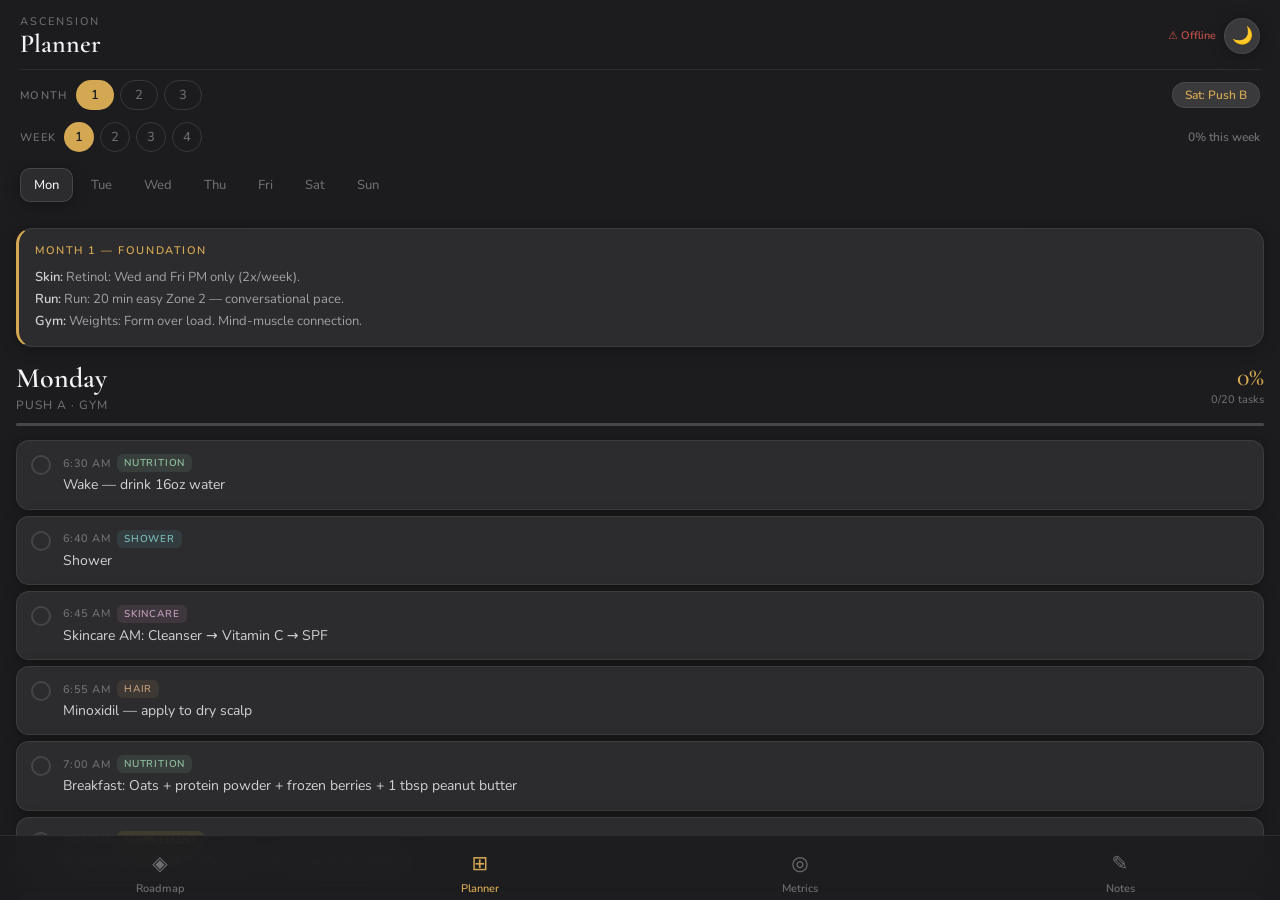
<file: ascension-protocol.html>
<!DOCTYPE html>
<html lang="en">
<head>
<meta charset="UTF-8">
<meta name="viewport" content="width=device-width,initial-scale=1,viewport-fit=cover">
<meta name="apple-mobile-web-app-capable" content="yes">
<meta name="apple-mobile-web-app-title" content="Ascension">
<title>Ascension Protocol</title>
<link href="https://fonts.googleapis.com/css2?family=Cormorant+Garamond:wght@500;600&family=Nunito:wght@400;500;600&display=swap" rel="stylesheet">
<style>*{box-sizing:border-box;margin:0;padding:0;-webkit-tap-highlight-color:transparent}:root{--a:#d4a853;--as:#d4a85322;--am:#d4a85355;--sg:#7a9e87;--rc:16px;--rp:999px;--ri:12px;--fd:'Cormorant Garamond',Georgia,serif;--fb:'Nunito',system-ui,sans-serif;--tr:0.2s ease}body.L{--bg:#f2f2f7;--s:#fff;--s2:#f2f2f7;--s3:#e5e5ea;--b:rgba(0,0,0,.08);--b2:rgba(0,0,0,.12);--t:#1c1c1e;--t2:#3a3a3c;--t3:#636366;--mu:#8e8e93;--di:#aeaeb2;--dk:rgba(242,242,247,.85);--sh:0 2px 16px rgba(0,0,0,.08)}body.D{--bg:#1c1c1e;--s:#2c2c2e;--s2:#3a3a3c;--s3:#48484a;--b:rgba(255,255,255,.08);--b2:rgba(255,255,255,.12);--t:#f2f2f7;--t2:#d1d1d6;--t3:#a1a1a6;--mu:#6d6d72;--di:#48484a;--dk:rgba(28,28,30,.88);--sh:0 2px 16px rgba(0,0,0,.3)}html,body{height:100%;background:var(--bg);color:var(--t);font-family:var(--fb);font-size:15px;overflow:hidden;transition:background var(--tr),color var(--tr)}button{font-family:var(--fb);cursor:pointer;border:none;background:none;color:inherit}textarea,input{font-family:var(--fb)}#app{display:flex;flex-direction:column;height:100vh;height:100dvh}.pane{display:none;flex:1;overflow:hidden;flex-direction:column}.pane.on{display:flex}.scroll{flex:1;overflow-y:auto;-webkit-overflow-scrolling:touch;padding:14px 16px 96px}.scroll::-webkit-scrollbar{display:none}.hdr{flex-shrink:0;padding:env(safe-area-inset-top,14px) 20px 0;background:var(--bg);z-index:10}.hdr-in{display:flex;justify-content:space-between;align-items:center;padding:14px 0 12px;border-bottom:1px solid var(--b)}.ey{font-size:11px;letter-spacing:.18em;color:var(--mu);text-transform:uppercase;font-weight:500;margin-bottom:2px}.ttl{font-family:var(--fd);font-size:26px;font-weight:600;color:var(--t);line-height:1}.tbtn{width:36px;height:36px;border-radius:50%;background:var(--s2);border:1px solid var(--b);display:flex;align-items:center;justify-content:center;font-size:17px;box-shadow:var(--sh)}.tbtn:active{transform:scale(.92)}.strip{display:flex;gap:6px;align-items:center;padding:10px 20px 8px;overflow-x:auto;scrollbar-width:none}.strip::-webkit-scrollbar{display:none}.sl{font-size:11px;color:var(--mu);letter-spacing:.12em;text-transform:uppercase;flex-shrink:0;font-weight:600;margin-right:2px}.sp{padding:5px 14px;border-radius:var(--rp);border:1.5px solid var(--b2);color:var(--mu);font-size:13px;font-weight:500;flex-shrink:0;transition:all var(--tr)}.sp.on{border-color:transparent;color:#1c1c1e;font-weight:600}.sc{width:30px;height:30px;border-radius:50%;border:1.5px solid var(--b2);color:var(--mu);font-size:13px;font-weight:500;display:flex;align-items:center;justify-content:center;flex-shrink:0;transition:all var(--tr)}.sc.on{border-color:transparent;color:#1c1c1e;font-weight:600}.dts{display:flex;gap:4px;padding:8px 20px 12px;overflow-x:auto;scrollbar-width:none}.dts::-webkit-scrollbar{display:none}.dt{padding:7px 13px;border-radius:10px;border:1.5px solid transparent;color:var(--mu);font-size:13px;font-weight:500;white-space:nowrap;position:relative;flex-shrink:0;transition:all var(--tr)}.dt.on{background:var(--s);border-color:var(--b2);color:var(--t);box-shadow:var(--sh)}.dd{position:absolute;top:4px;right:4px;width:5px;height:5px;border-radius:50%;background:var(--sg)}.card{background:var(--s);border-radius:var(--rc);border:1px solid var(--b);padding:16px;margin-bottom:12px;box-shadow:var(--sh)}.ct{font-size:11px;letter-spacing:.14em;text-transform:uppercase;font-weight:600;color:var(--mu);margin-bottom:10px}.bn{background:var(--s);border-radius:var(--rc);border:1px solid var(--b);border-left:3px solid var(--a);padding:14px 16px;margin-bottom:14px;box-shadow:var(--sh)}.bnt{font-size:11px;letter-spacing:.14em;text-transform:uppercase;font-weight:600;margin-bottom:8px}.bnb{font-size:13px;color:var(--t3);line-height:1.7}.bnb strong{color:var(--t2);font-weight:600}.dh{display:flex;justify-content:space-between;align-items:flex-start;margin-bottom:6px}.dn{font-family:var(--fd);font-size:28px;font-weight:600;color:var(--t)}.ds{font-size:12px;color:var(--mu);letter-spacing:.08em;text-transform:uppercase;font-weight:500;margin-top:2px}.dp{font-family:var(--fd);font-size:26px;font-weight:500;text-align:right}.dc{font-size:11px;color:var(--mu);text-align:right;font-weight:500}.pb{height:3px;background:var(--s3);border-radius:2px;overflow:hidden;margin:10px 0 6px}.pf{height:100%;border-radius:2px;transition:width .5s cubic-bezier(.4,0,.2,1)}.cb{font-size:12px;color:var(--mu);font-weight:500}.tl{display:flex;flex-direction:column;gap:6px;margin-top:14px}.ti{display:flex;gap:12px;padding:13px 14px;background:var(--s);border-radius:13px;border:1px solid var(--b);cursor:pointer;align-items:flex-start;box-shadow:var(--sh);transition:all var(--tr)}.ti:active{transform:scale(.985);opacity:.85}.ti.done{opacity:.38}.tc{width:20px;height:20px;border-radius:50%;flex-shrink:0;margin-top:1px;border:2px solid var(--b2);display:flex;align-items:center;justify-content:center;transition:all var(--tr)}.tc.on{border-color:transparent;background:var(--sg)}.tm{display:flex;gap:7px;align-items:center;flex-wrap:wrap;margin-bottom:3px}.tt{font-size:11px;color:var(--mu);font-weight:600;letter-spacing:.04em;flex-shrink:0}.tg{font-size:10px;font-weight:600;letter-spacing:.08em;text-transform:uppercase;padding:2px 7px;border-radius:6px;flex-shrink:0}.tx{font-size:14px;color:var(--t2);line-height:1.45}.ti.done .tx{text-decoration:line-through;color:var(--di)}.g-nu{background:#7a9e8718;color:#5a8a68}.g-gy{background:#6b8cae18;color:#4a6e90}.g-sk{background:#9e7a9018;color:#7a5a78}.g-su{background:#a8953018;color:#8a7825}.g-ha{background:#a07a5818;color:#7a5a3a}.g-ca{background:#6a9aaa18;color:#4a7a8a}.g-sl{background:#7a6aaa18;color:#5a4a8a}.g-ad{background:#88888818;color:#606068}.g-sh{background:#5a9a9a18;color:#3a7a7a}body.D .g-nu{background:#7a9e8728;color:#8fc09e}body.D .g-gy{background:#6b8cae28;color:#8aaec8}body.D .g-sk{background:#9e7a9028;color:#c09ab8}body.D .g-su{background:#a8953028;color:#c8b560}body.D .g-ha{background:#a07a5828;color:#c09a78}body.D .g-ca{background:#6a9aaa28;color:#8abac8}body.D .g-sl{background:#7a6aaa28;color:#9a8ac8}body.D .g-ad{background:#88888828;color:#a8a8b0}body.D .g-sh{background:#5a9a9a28;color:#7ababa}.mr{display:flex;gap:8px;margin-bottom:7px;font-size:13px;line-height:1.5}.ml{color:var(--mu);font-weight:600;flex-shrink:0;min-width:70px}.mv{color:var(--t2)}.lg{display:flex;flex-wrap:wrap;gap:8px}.li{display:flex;align-items:center;gap:5px;font-size:11px;color:var(--mu);font-weight:500}.ld{width:7px;height:7px;border-radius:50%}.rp{background:var(--s);border-radius:var(--rc);border:1px solid var(--b);overflow:hidden;box-shadow:var(--sh);margin-bottom:10px}.rph{display:flex;align-items:center;gap:12px;padding:14px 16px;cursor:pointer;border-bottom:1px solid var(--b);transition:background var(--tr)}.rph:active{background:var(--s2)}.rpb{width:36px;height:36px;border-radius:10px;display:flex;align-items:center;justify-content:center;font-family:var(--fd);font-size:17px;font-weight:600;flex-shrink:0}.rpl{font-weight:600;font-size:15px;color:var(--t)}.rps{font-size:12px;color:var(--mu);margin-top:1px}.rpc{margin-left:auto;font-size:14px;color:var(--mu);transition:transform .25s}.rpc.on{transform:rotate(90deg)}.rpd{padding:14px 16px;display:none}.rpd.on{display:block}.rpd p{font-size:14px;color:var(--t2);line-height:1.65;margin-bottom:10px}.rpd p:last-child{margin-bottom:0}.rpd strong{color:var(--t);font-weight:600}.ac{background:var(--s);border-radius:var(--rc);border:1px solid var(--b);overflow:hidden;box-shadow:var(--sh)}.ah{display:flex;align-items:center;gap:10px;padding:14px 16px;border-bottom:1px solid var(--b)}.av{width:34px;height:34px;border-radius:50%;background:linear-gradient(135deg,var(--a),#c49040);display:flex;align-items:center;justify-content:center;font-size:16px;flex-shrink:0}.an{font-weight:600;font-size:15px;color:var(--t)}.ast{font-size:12px;color:var(--sg);font-weight:500}.cm{height:220px;overflow-y:auto;padding:14px 16px;display:flex;flex-direction:column;gap:10px}.cm::-webkit-scrollbar{width:3px}.cm::-webkit-scrollbar-thumb{background:var(--s3);border-radius:2px}.msg{max-width:82%;padding:10px 13px;font-size:14px;line-height:1.5}.msg.u{align-self:flex-end;background:var(--a);color:#1c1c1e;border-radius:16px 16px 4px 16px;font-weight:500}.msg.r{align-self:flex-start;background:var(--s2);color:var(--t2);border-radius:16px 16px 16px 4px;border:1px solid var(--b)}.msg.th{color:var(--mu);font-style:italic}.cia{padding:12px 16px;border-top:1px solid var(--b)}.ciq{font-size:14px;font-weight:600;color:var(--t);margin-bottom:10px}.cir{display:flex;gap:8px;align-items:flex-end}.ci{flex:1;background:var(--s2);border:1.5px solid var(--b2);border-radius:var(--ri);padding:10px 13px;color:var(--t);font-size:14px;resize:none;min-height:42px;max-height:100px;outline:none;line-height:1.4;transition:border-color var(--tr)}.ci:focus{border-color:var(--a)}.ci::placeholder{color:var(--mu)}.cs{width:40px;height:40px;border-radius:50%;background:var(--a);display:flex;align-items:center;justify-content:center;flex-shrink:0;box-shadow:0 2px 8px var(--am)}.cs:disabled{opacity:.4;box-shadow:none}.cs:active{transform:scale(.92)}.cs svg{width:16px;height:16px}.ch{font-size:11px;color:var(--mu);text-align:center;margin-top:8px;font-weight:500}.nsh{display:flex;align-items:center;justify-content:space-between;margin-bottom:10px;margin-top:18px}.nsh:first-child{margin-top:0}.nst{font-size:13px;font-weight:700;color:var(--t);letter-spacing:.06em;text-transform:uppercase}.na{width:28px;height:28px;border-radius:50%;background:var(--as);color:var(--a);display:flex;align-items:center;justify-content:center;font-size:18px;font-weight:300}.na:active{transform:scale(.9)}.ni{background:var(--s);border-radius:13px;border:1px solid var(--b);padding:13px 14px;margin-bottom:7px;box-shadow:var(--sh);display:flex;align-items:flex-start;gap:10px}.ni:active{transform:scale(.985)}.nit{font-size:14px;color:var(--t2);line-height:1.45;flex:1}.nid{font-size:11px;color:var(--mu);font-weight:500;margin-top:3px}.nd{color:var(--mu);font-size:18px;padding:0 2px;flex-shrink:0;opacity:.5}.ne{font-size:13px;color:var(--mu);text-align:center;padding:20px 0;font-style:italic}.nia{background:var(--s);border-radius:13px;border:1.5px solid var(--a);padding:13px 14px;margin-bottom:7px;display:none;box-shadow:0 4px 16px var(--as)}.nia.on{display:block}.nta{width:100%;background:transparent;border:none;outline:none;font-size:14px;color:var(--t);resize:none;line-height:1.5;min-height:60px;font-weight:400}.nta::placeholder{color:var(--mu)}.nsr{display:flex;justify-content:flex-end;gap:8px;margin-top:8px}.nbx{font-size:13px;color:var(--mu);font-weight:600;padding:6px 12px}.nbs{font-size:13px;font-weight:600;padding:6px 16px;background:var(--a);color:#1c1c1e;border-radius:8px}.nbs:active{transform:scale(.95)}#dock{position:fixed;bottom:0;left:0;right:0;z-index:50;background:var(--dk);backdrop-filter:blur(20px) saturate(180%);-webkit-backdrop-filter:blur(20px) saturate(180%);border-top:1px solid var(--b);padding:10px 0 env(safe-area-inset-bottom,10px);display:flex;justify-content:space-around;align-items:center}.db{display:flex;flex-direction:column;align-items:center;gap:4px;padding:4px 0;flex:1}.db:active{transform:scale(.9)}.di{font-size:20px;transition:color var(--tr)}.dl{font-size:11px;font-weight:600;color:var(--mu);transition:color var(--tr)}.db.on .dl,.db.on .di{color:var(--a)}.db:not(.on) .di,.db:not(.on) .dl{color:var(--mu)}.wp{display:inline-flex;align-items:center;background:var(--s2);border:1px solid var(--b);border-radius:var(--rp);padding:4px 12px;font-size:12px;font-weight:600;color:var(--mu)}.wa{color:var(--a)}.mg{display:grid;grid-template-columns:1fr 1fr;gap:10px;margin-bottom:14px}.mc{background:var(--s);border-radius:var(--rc);border:1px solid var(--b);padding:14px;box-shadow:var(--sh);position:relative}.mcl{font-size:11px;letter-spacing:.1em;text-transform:uppercase;font-weight:600;color:var(--mu);margin-bottom:4px}.mcv{font-family:var(--fd);font-size:30px;font-weight:600;color:var(--t);line-height:1}.mcu{font-size:12px;color:var(--mu);font-weight:500;margin-top:2px}.mce:active{transform:scale(.9)}.mce{width:28px;height:28px;border-radius:50%;background:var(--as);color:var(--a);display:flex;align-items:center;justify-content:center;font-size:14px;position:absolute;top:12px;right:12px}.mif{display:none;margin-top:8px}.mif.on{display:flex;gap:6px;align-items:center}.min{flex:1;background:var(--s2);border:1.5px solid var(--a);border-radius:8px;padding:7px 10px;color:var(--t);font-size:15px;font-weight:600;outline:none;width:100%}.mok{font-size:13px;font-weight:700;padding:7px 12px;background:var(--a);color:#1c1c1e;border-radius:8px}.mok:active{transform:scale(.95)}.mcb{background:var(--s);border-radius:var(--rc);border:1px solid var(--b);padding:16px;margin-bottom:12px;box-shadow:var(--sh)}.mrow{display:flex;justify-content:space-between;align-items:center;margin-bottom:8px}.mlbl{font-size:13px;font-weight:600;color:var(--t2)}.mval{font-family:var(--fd);font-size:22px;font-weight:600;color:var(--t)}.msub{font-size:11px;color:var(--mu);font-weight:500}.mtrk{height:4px;background:var(--s3);border-radius:2px;overflow:hidden;margin-bottom:12px}.mfil{height:100%;border-radius:2px}.mgrd{display:grid;grid-template-columns:1fr 1fr 1fr;gap:8px;margin-top:4px}.mitm{text-align:center;padding:8px 4px;background:var(--s2);border-radius:10px}.miv{font-size:16px;font-weight:700;color:var(--t)}.mik{font-size:10px;color:var(--mu);font-weight:600;letter-spacing:.08em;text-transform:uppercase;margin-top:2px}.prr{display:flex;justify-content:space-between;align-items:center;padding:10px 0;border-bottom:1px solid var(--b)}.prr:last-child{border-bottom:none}.prn{font-size:14px;font-weight:600;color:var(--t2)}.prv{font-family:var(--fd);font-size:20px;font-weight:600;color:var(--a)}.prd{font-size:11px;color:var(--mu);font-weight:500;text-align:right;margin-top:1px}.pre{font-size:13px;color:var(--mu);padding:4px 8px;background:var(--s2);border-radius:6px;border:1px solid var(--b)}.pre:active{transform:scale(.95)}.hdt{width:6px;height:6px;border-radius:50%;background:var(--a);display:inline-block;margin-right:4px}</style>
</head>
<body class="D">
<div id="app">
<div class="pane on" id="pP">
<div class="hdr">
<div class="hdr-in">
<div><div class="ey">Ascension</div><div class="ttl">Planner</div></div>
<div style="display:flex;align-items:center;gap:8px"><span id="syncst" style="font-size:11px;font-weight:600;color:var(--sg)"></span><button class="tbtn" onclick="toggleTheme()">🌙</button></div>
</div>
</div>
<div class="strip">
<span class="sl">Month</span>
<button class="sp on" id="m1" onclick="sM(1)">1</button>
<button class="sp" id="m2" onclick="sM(2)">2</button>
<button class="sp" id="m3" onclick="sM(3)">3</button>
<div style="flex:1"></div>
<div class="wp"><span id="wts" class="wa"></span></div>
</div>
<div class="strip" style="padding-top:4px">
<span class="sl">Week</span>
<button class="sc on" id="w1" onclick="sW(1)">1</button>
<button class="sc" id="w2" onclick="sW(2)">2</button>
<button class="sc" id="w3" onclick="sW(3)">3</button>
<button class="sc" id="w4" onclick="sW(4)">4</button>
<div style="flex:1"></div>
<span style="font-size:12px;color:var(--mu);font-weight:600" id="wpl"></span>
</div>
<div class="dts" id="dtabs"></div>
<div class="scroll">
<div class="bn" id="pbanner"></div>
<div class="dh">
<div><div class="dn" id="dname"></div><div class="ds" id="dsub"></div></div>
<div><div class="dp" id="dpct"></div><div class="dc" id="dcnt"></div></div>
</div>
<div class="pb"><div class="pf" id="pfill"></div></div>
<button class="cb" id="cbtn" onclick="clearDay()" style="display:none">Reset day</button>
<div class="tl" id="tlist"></div>
<div class="card" id="mcard"></div>
<div class="card"><div class="ct">Legend</div><div class="lg" id="leg"></div></div>
</div>
</div>
<div class="pane" id="pR">
<div class="hdr">
<div class="hdr-in">
<div><div class="ey">Ascension</div><div class="ttl">Roadmap</div></div>
<button class="tbtn" onclick="toggleTheme()">🌙</button>
</div>
</div>
<div class="scroll">
<div class="card" style="margin-bottom:14px">
<div class="ct">Your Mission</div>
<p style="font-size:14px;color:var(--t2);line-height:1.65">Former swimmer/runner returning to peak form. Goal: elite aesthetic — V-taper, clear skin, full hair, sustained for life.</p>
</div>
<div class="rp" id="ph1">
<div class="rph" onclick="tP('ph1')"><div class="rpb" style="background:var(--as);color:var(--a)">I</div><div><div class="rpl">The Re-Awakening</div><div class="rps">Months 1–6 · 150→158 lbs</div></div><span class="rpc" id="cv-ph1">›</span></div>
<div class="rpd" id="bd-ph1"><p><strong>Goal:</strong> Rebuild your athletic base and consistency.</p><p><strong>Training:</strong> 3 gym days (Push/Pull/Legs), 1 run day (Zone 2, 20→30 min), 2 active rest days. Form and mind-muscle connection before adding weight.</p><p><strong>Nutrition:</strong> 2,400–2,600 cal. 150g protein daily. Lean bulk.</p><p><strong>Skin:</strong> Begin retinol slowly — 2x/week Month 1, every other night Month 2, nightly Month 3. SPF every morning.</p><p><strong>Hair:</strong> Finasteride and minoxidil take 3–6 months. Consistency is the game.</p><p><strong>Milestone:</strong> By Month 6 people notice you work out in a t-shirt.</p></div>
</div>
<div class="rp" id="ph2">
<div class="rph" onclick="tP('ph2')"><div class="rpb" style="background:#6b8cae22;color:#6b8cae">II</div><div><div class="rpl">The Foundation</div><div class="rps">Months 7–18 · 158→165 lbs</div></div><span class="rpc" id="cv-ph2">›</span></div>
<div class="rpd" id="bd-ph2"><p><strong>Goal:</strong> Build serious strength while running your first 5K races.</p><p><strong>Training:</strong> Progressive overload is the focus. Track every lift. Beat last week. Add tempo runs as race prep ramps up.</p><p><strong>5K:</strong> Race-ready by Month 12. Target sub-25 min. Build toward sub-22 by Month 18.</p><p><strong>Milestone:</strong> Veins in forearms, visible abs in normal lighting. Friends ask what you're doing.</p></div>
</div>
<div class="rp" id="ph3">
<div class="rph" onclick="tP('ph3')"><div class="rpb" style="background:#7a9e8722;color:#7a9e87">III</div><div><div class="rpl">The Sculpture</div><div class="rps">Year 2 · 165 lbs, ~12% body fat</div></div><span class="rpc" id="cv-ph3">›</span></div>
<div class="rpd" id="bd-ph3"><p><strong>Goal:</strong> Perfecting the V-taper. Wide shoulders, visible lats, small waist.</p><p><strong>Training:</strong> Lateral deltoids and upper chest create the illusion of a narrower waist. Cable lateral raises, incline flyes, and face pulls as primary movements.</p><p><strong>Recomp:</strong> Calories at maintenance. Lose fat while keeping muscle — the hardest and most rewarding phase.</p><p><strong>Milestone:</strong> Shirtless confidence year-round. Suits fit like they were tailored.</p></div>
</div>
<div class="rp" id="ph4">
<div class="rph" onclick="tP('ph4')"><div class="rpb" style="background:#9e7a9022;color:#9e7a90">IV</div><div><div class="rpl">The Peak & Beyond</div><div class="rps">Year 3+ · Permanent optimization</div></div><span class="rpc" id="cv-ph4">›</span></div>
<div class="rpd" id="bd-ph4"><p><strong>Goal:</strong> Biological optimization and longevity. At 33 you will have muscle maturity younger guys can't buy.</p><p><strong>Training:</strong> High-rep polish work. Protect joints. Add mobility as a primary discipline.</p><p><strong>Advanced:</strong> Peptides (CJC-1295/Ipamorelin) become relevant if plateaued — discuss with a sports medicine physician. Not before Year 3.</p><p><strong>Reality:</strong> Most men peak physically at 32–35 with proper training. The discipline you build in Year 1 determines everything.</p></div>
</div>
<div style="height:14px"></div>
<div class="ac">
<div class="ah"><div class="av">✦</div><div><div class="an">Protocol Assistant</div><div class="ast">Active</div></div></div>
<div class="cm" id="chatmsgs"><div class="msg r">Hey! I can update your plan, answer questions, or help think through adjustments. What's on your mind?</div></div>
<div class="cia">
<div class="ciq">How can I help?</div>
<div class="cir">
<textarea class="ci" id="ci" placeholder="Ask about your protocol, request changes..." rows="1" onkeydown="if(event.key==='Enter'&&!event.shiftKey){event.preventDefault();sendMsg()}"></textarea>
<button class="cs" id="csend" onclick="sendMsg()"><svg viewBox="0 0 16 16" fill="none" stroke="currentColor" stroke-width="2" stroke-linecap="round" stroke-linejoin="round"><path d="M12 8H4M8 4l4 4-4 4"/></svg></button>
</div>
<div class="ch">Changes apply live · Progress is never erased</div>
</div>
</div>
</div>
</div>
<div class="pane" id="pM">
<div class="hdr">
<div class="hdr-in">
<div><div class="ey">Ascension</div><div class="ttl">Metrics</div></div>
<button class="tbtn" onclick="toggleTheme()">🌙</button>
</div>
</div>
<div class="scroll">
<div class="mcb" id="macroCard"></div>
<div class="mg" id="bioGrid"></div>
<div class="card">
<div class="ct">Lift PRs</div>
<div id="prLifts"></div>
</div>
<div class="card">
<div class="ct">Run PRs</div>
<div id="prRuns"></div>
</div>
<div class="card">
<div class="ct">Weight History</div>
<div id="wtHist" style="font-size:13px;color:var(--t2);line-height:1.8"></div>
</div>
</div>
</div>
<div class="pane" id="pN">
<div class="hdr">
<div class="hdr-in">
<div><div class="ey">Ascension</div><div class="ttl">Notes</div></div>
<button class="tbtn" onclick="toggleTheme()">🌙</button>
</div>
</div>
<div class="scroll" id="nscroll">
<div class="nsh"><span class="nst">Workout Notes</span><button class="na" onclick="oN('wo')">+</button></div>
<div class="nia" id="ni-wo"><textarea class="nta" id="nt-wo" placeholder="Log a lift, note a PR..."></textarea><div class="nsr"><button class="nbx" onclick="cN('wo')">Cancel</button><button class="nbs" onclick="sN('wo')">Save</button></div></div>
<div id="nl-wo"></div>
<div class="nsh"><span class="nst">Grocery List</span><button class="na" onclick="oN('gr')">+</button></div>
<div class="nia" id="ni-gr"><textarea class="nta" id="nt-gr" placeholder="Add grocery items..."></textarea><div class="nsr"><button class="nbx" onclick="cN('gr')">Cancel</button><button class="nbs" onclick="sN('gr')">Save</button></div></div>
<div id="nl-gr"></div>
<div class="nsh"><span class="nst">Goals</span><button class="na" onclick="oN('go')">+</button></div>
<div class="nia" id="ni-go"><textarea class="nta" id="nt-go" placeholder="Benchmarks to hit..."></textarea><div class="nsr"><button class="nbx" onclick="cN('go')">Cancel</button><button class="nbs" onclick="sN('go')">Save</button></div></div>
<div id="nl-go"></div>
<div class="nsh"><span class="nst">App Ideas</span><button class="na" onclick="oN('id')">+</button></div>
<div class="nia" id="ni-id"><textarea class="nta" id="nt-id" placeholder="Features to add..."></textarea><div class="nsr"><button class="nbx" onclick="cN('id')">Cancel</button><button class="nbs" onclick="sN('id')">Save</button></div></div>
<div id="nl-id"></div>
<div class="nsh"><span class="nst">General</span><button class="na" onclick="oN('gn')">+</button></div>
<div class="nia" id="ni-gn"><textarea class="nta" id="nt-gn" placeholder="Anything else..."></textarea><div class="nsr"><button class="nbx" onclick="cN('gn')">Cancel</button><button class="nbs" onclick="sN('gn')">Save</button></div></div>
<div id="nl-gn"></div>
</div>
</div>
<nav id="dock">
<button class="db" id="db-R" onclick="sT('R')"><div class="di">◈</div><span class="dl">Roadmap</span></button>
<button class="db on" id="db-P" onclick="sT('P')"><div class="di">⊞</div><span class="dl">Planner</span></button>
<button class="db" id="db-M" onclick="sT('M')"><div class="di">◎</div><span class="dl">Metrics</span></button>
<button class="db" id="db-N" onclick="sT('N')"><div class="di">✎</div><span class="dl">Notes</span></button>
</nav>
</div>
<script>
var DAYS=["Monday","Tuesday","Wednesday","Thursday","Friday","Saturday","Sunday"];
var DSUB={Monday:"Push A · Gym",Tuesday:"Pull A · Gym",Wednesday:"Zone 2 Run",Thursday:"Active Rest",Friday:"Legs & Core · Gym",Saturday:"Gym · A/B",Sunday:"Rest & Prep"};
var TAGS={nutrition:"nu",gym:"gy",skincare:"sk",supplement:"su",hair:"ha",cardio:"ca",sleep:"sl",admin:"ad",shower:"sh"};
// ── Supabase config ──────────────────────────────────────────
var SB_URL="https://xxfvshxhkwsftcsgatwc.supabase.co";
var SB_KEY="eyJhbGciOiJIUzI1NiIsInR5cCI6IkpXVCJ9.eyJpc3MiOiJzdXBhYmFzZSIsInJlZiI6Inh4ZnZzaHhoa3dzZnRjc2dhdHdjIiwicm9sZSI6ImFub24iLCJpYXQiOjE3NzMyMjY5NzUsImV4cCI6MjA4ODgwMjk3NX0.zt4W9dV85d8ASAMZPMk-QQNhMZqnxMu3xznYpyXenGs";
var USER_ID="primary";
var syncTimer=null,syncing=false;

// ── State (seed from localStorage as offline cache) ──────────
var chk=JSON.parse(localStorage.getItem("ac_chk")||"{}");
var ovr=JSON.parse(localStorage.getItem("ac_ovr")||"{}");
var nts=JSON.parse(localStorage.getItem("ac_nts")||"{}");
var bio=JSON.parse(localStorage.getItem("ac_bio")||"{}");
var prs=JSON.parse(localStorage.getItem("ac_prs")||"{}");
var cM=+localStorage.getItem("ac_mo")||1;
var cW=+localStorage.getItem("ac_wk")||1;
var cD=localStorage.getItem("ac_dy")||"Monday";
var dark=localStorage.getItem("ac_th")!=="L";

// ── Sync status indicator ─────────────────────────────────────
function setSyncStatus(s){
 var el=document.getElementById("syncst");
 if(!el)return;
 var map={ok:"✦ Synced",saving:"↑ Saving…",err:"⚠ Offline",loading:"↓ Loading…"};
 var col={ok:"var(--sg)",saving:"var(--a)",err:"#c0504a",loading:"var(--a)"};
 el.textContent=map[s]||"";el.style.color=col[s]||"var(--mu)"
}

// ── Write to Supabase (debounced 800ms) ───────────────────────
function sbWrite(){
 clearTimeout(syncTimer);
 syncTimer=setTimeout(function(){
  setSyncStatus("saving");
  var payload={user_id:USER_ID,chk:chk,ovr:ovr,nts:nts,bio:bio,prs:prs,updated_at:new Date().toISOString()};
  fetch(SB_URL+"/rest/v1/user_data?on_conflict=user_id",{
   method:"POST",
   headers:{"Content-Type":"application/json","apikey":SB_KEY,"Authorization":"Bearer "+SB_KEY,"Prefer":"resolution=merge-duplicates"},
   body:JSON.stringify(payload)
  }).then(function(r){
   if(r.ok){setSyncStatus("ok")}else{setSyncStatus("err");console.error("Supabase write error",r.status)}
  }).catch(function(){setSyncStatus("err")})
 },800)
}

// ── Read from Supabase on load ────────────────────────────────
function sbLoad(cb){
 setSyncStatus("loading");
 fetch(SB_URL+"/rest/v1/user_data?user_id=eq."+USER_ID+"&select=*",{
  headers:{"apikey":SB_KEY,"Authorization":"Bearer "+SB_KEY}
 }).then(function(r){return r.json()})
 .then(function(rows){
  if(rows&&rows.length){
   var d=rows[0];
   if(d.chk)chk=d.chk;
   if(d.ovr)ovr=d.ovr;
   if(d.nts)nts=d.nts;
   if(d.bio)bio=d.bio;
   if(d.prs)prs=d.prs;
   // persist to localStorage as cache
   localStorage.setItem("ac_chk",JSON.stringify(chk));
   localStorage.setItem("ac_ovr",JSON.stringify(ovr));
   localStorage.setItem("ac_nts",JSON.stringify(nts));
   localStorage.setItem("ac_bio",JSON.stringify(bio));
   localStorage.setItem("ac_prs",JSON.stringify(prs));
  }
  setSyncStatus("ok");cb()
 }).catch(function(){
  setSyncStatus("err");cb() // fall back to localStorage data already loaded
 })
}

// ── sv(): save locally + trigger cloud write ─────────────────
function sv(){
 localStorage.setItem("ac_chk",JSON.stringify(chk));
 localStorage.setItem("ac_ovr",JSON.stringify(ovr));
 localStorage.setItem("ac_nts",JSON.stringify(nts));
 localStorage.setItem("ac_bio",JSON.stringify(bio));
 localStorage.setItem("ac_prs",JSON.stringify(prs));
 localStorage.setItem("ac_mo",cM);
 localStorage.setItem("ac_wk",cW);
 localStorage.setItem("ac_dy",cD);
 localStorage.setItem("ac_th",dark?"D":"L");
 sbWrite()
}
// Macro calculation based on current weight & body fat
function calcMacros(){
 var w=bio.weight||150,bf=bio.bodyfat||20;
 var lbm=w*(1-bf/100);
 // Mifflin-St Jeor for male, moderate activity
 var bmr=10*(w*0.453592)+6.25*(177.8)-5*(30)+5;
 var tdee=Math.round(bmr*1.55);
 var protein=Math.round(lbm*1.0); // 1g per lb LBM
 var fat=Math.round(w*0.4);
 var fatCal=fat*9;
 var protCal=protein*4;
 var carbCal=tdee-fatCal-protCal;
 var carbs=Math.round(carbCal/4);
 return{cal:tdee,protein:protein,carbs:Math.max(carbs,50),fat:fat}
}
var BF=["Oats + protein powder + frozen berries + 1 tbsp peanut butter","3 scrambled eggs + sprouted grain toast + avocado + orange","Greek yogurt parfait: yogurt + oats + berries + honey drizzle","Protein pancakes: oats + eggs + banana blended, cooked flat","Veggie omelette: 3 eggs + spinach + mushrooms + feta + whole grain toast","Overnight oats: rolled oats + chia seeds + almond milk + berries","Smoothie: frozen banana + protein powder + almond milk + spinach + peanut butter","Egg muffins (prepped Sunday): eggs + turkey sausage + peppers","Savory oats: oats + fried egg + hot sauce + EBS","French toast: Ezekiel bread + eggs + cinnamon + maple syrup","Acai bowl: acai + banana + almond milk + granola + berries","Breakfast burrito: eggs + black beans + salsa + wheat tortilla","Cottage cheese bowl: 1/2 cup cottage cheese + berries + granola","Turkey bacon + 3 eggs any style + whole grain toast + sliced tomato","Banana oat shake: banana + oats + protein powder + almond milk","Smoked salmon + cream cheese + whole grain toast + capers"];
var BD=["Baked salmon + roasted sweet potato + wilted spinach with garlic","Lean beef tacos: corn tortillas + salsa + avocado + cabbage","Grilled chicken thighs + brown rice + roasted broccoli + hot sauce","Shrimp stir-fry + snap peas + bell pepper + brown rice + soy","Pork tenderloin + mashed sweet potato + roasted Brussels sprouts","Bison burger patty (no bun) + oven sweet potato fries + side salad","Pan-seared cod + quinoa + roasted asparagus + lemon-olive oil drizzle","Turkey meatballs + whole wheat pasta + marinara","Garlic shrimp + cauliflower rice + cherry tomatoes + basil","Grilled chicken breast + farro + cucumber-tomato + tzatziki","Lean steak (sirloin) + roasted root vegetables + wild rice","Baked chicken stuffed with spinach + feta + sun-dried tomato","Seared tuna steak + jasmine rice + steamed bok choy + ginger-soy glaze","Ground turkey bowl + black beans + corn + brown rice + pico","Pan-seared salmon + lentils + zucchini + lemon tahini","Chicken stir-fry + broccoli + mushrooms + brown rice"];
var SH=["Greek yogurt + almonds + honey","Cottage cheese + sliced peach or pineapple","2 hard-boiled eggs + carrots + hummus","Apple + natural almond butter (2 tbsp)","Edamame + sea salt","Rice cake + peanut butter + banana","Trail mix: almonds + walnuts + pumpkin seeds + cranberries"];
var SC=["Chomps/Epic bar + almonds","Choc-covered pretzels + string cheese","Protein bar (Quest or RXBar)","Pepperoni + cheddar + crackers","Dark chocolate (70%+) + mixed nuts","Beef jerky + apple slices","Light popcorn + string cheese"];
var SE=["Casein shake + almond milk","Cottage cheese + walnuts","Greek yogurt + honey + cinnamon","2 rice cakes + natural peanut butter","String cheese + almonds","Banana + 1 tbsp almond butter","2 hard-boiled eggs + cucumber slices"];
var META={1:{label:"Month 1 — Foundation",ret:"Retinol: Wed and Fri PM only (2x/week).",run:"Run: 20 min easy Zone 2 — conversational pace.",wt:"Weights: Form over load. Mind-muscle connection.",rn:["Wednesday","Friday"],rd:"20 min easy Zone 2",hl:"#d4a853"},2:{label:"Month 2 — Building",ret:"Retinol: Every other night. Skip if irritated.",run:"Run: 25 min with 2×3-min pickups.",wt:"Weights: Begin adding load every 1-2 weeks.",rn:["Monday","Wednesday","Friday","Sunday"],rd:"25 min — easy + 2×3-min pickups",hl:"#6b8cae"},3:{label:"Month 3 — Momentum",ret:"Retinol: Nightly (if tolerating). Skip if flaking.",run:"Run: 30 min with 1-mile tempo segment.",wt:"Weights: Progressive overload. Track and beat last week.",rn:["Monday","Tuesday","Wednesday","Thursday","Friday","Saturday","Sunday"],rd:"30 min — warm-up + 1-mile tempo + cool-down",hl:"#7a9e87"}};
function gMeta(m){var s=META[m],b={label:s.label,ret:s.ret,run:s.run,wt:s.wt,rn:s.rn.slice(),rd:s.rd,hl:s.hl};["label","ret","run","wt","rd","hl"].forEach(function(k){if(ovr["m."+m+"."+k])b[k]=ovr["m."+m+"."+k]});if(ovr["m."+m+".rn"])b.rn=ovr["m."+m+".rn"];return b}
function gBF(w,d){var k="bf."+w+"."+d;if(ovr[k])return ovr[k];return BF[((w-1)*7+DAYS.indexOf(d))%16]}
function gDin(w,d){var o={Monday:0,Tuesday:1,Wednesday:2,Thursday:3};if(!(d in o))return null;var i=(w-1)*4+o[d];var k="din."+(i%16);if(ovr[k])return ovr[k];return BD[i%16]}
function gLunch(w,d){var p={Tuesday:"Monday",Wednesday:"Tuesday",Thursday:"Wednesday",Friday:"Thursday"};return p[d]?gDin(w,p[d]):null}
function gSnack(m,w,d){var k="sn."+m+"."+w+"."+d;if(ovr[k])return ovr[k];var i=DAYS.indexOf(d);return(i%2===0?SH:SC)[(i+(w-1))%7]}
function gEvSnack(w,d){var i=DAYS.indexOf(d);return SE[(i+w)%7]}
function bSched(day,wt,month,week){var meta=gMeta(month),snk=gSnack(month,week,day),isWE=(day==="Saturday"||day==="Sunday"),isRet=meta.rn.indexOf(day)!==-1,retSt=isRet?"Skincare PM: Cleanser — Retinol — Moisturizer":"Skincare PM: Cleanser — Moisturizer only",t=[],wk=isWE?"7:00 AM":"6:30 AM";
t.push({time:wk,task:"Wake — drink 16oz water",tag:"nutrition"});
t.push({time:isWE?"7:10 AM":"6:40 AM",task:"Shower",tag:"shower"});
t.push({time:isWE?"7:15 AM":"6:45 AM",task:"Skincare AM: Cleanser → Vitamin C → SPF",tag:"skincare"});
t.push({time:isWE?"7:25 AM":"6:55 AM",task:"Minoxidil — apply to dry scalp",tag:"hair"});
if(!isWE)t.push({time:"7:00 AM",task:"Breakfast: "+gBF(week,day),tag:"nutrition"});
t.push({time:isWE?"7:30 AM":"7:05 AM",task:"Supplements: D3/K2 · Omega-3 · Ashwagandha 600mg",tag:"supplement"});
t.push({time:isWE?"7:40 AM":"7:15 AM",task:"Finasteride — same time daily",tag:"hair"});
if(!isWE){t.push({time:"8:00 AM",task:"Work begins",tag:"admin"});var ln=day==="Monday"?(ovr["monlunch"]||"Work lunch — cafeteria"):gLunch(week,day)?("Leftovers: "+gLunch(week,day)):null;if(ln)t.push({time:"12:00 PM",task:"Lunch: "+ln,tag:"nutrition"})}
t.push({time:isWE?"1:00 PM":"3:30 PM",task:"Snack: "+snk,tag:"nutrition"});
var gW={Monday:ovr["wo.Mon"]||"Push A: Incline DB Press · OHP · Lateral Raises · Tricep Pushdowns",Tuesday:ovr["wo.Tue"]||"Pull A: Weighted Pull-ups · BB Row · Face Pulls · Bicep Curls",Friday:ovr["wo.Fri"]||"Legs & Core: Back Squat · RDL · Hanging Leg Raises · Dead Bugs",SatA:ovr["wo.SatA"]||"Push B: Flat Bench · Arnold Press · Cable Laterals · Dips",SatB:ovr["wo.SatB"]||"Pull B: Lat Pulldown · Seated Row · Hammer Curls · Goblet Squat"};
if(day==="Monday"||day==="Tuesday"||day==="Friday"){t.push({time:"5:00 PM",task:"Leave office — gym clothes",tag:"admin"});t.push({time:"5:30 PM",task:"Pre-gym: Citrulline 6g + caffeine (opt)",tag:"supplement"});t.push({time:"6:00 PM",task:"Gym — "+gW[day],tag:"gym"});t.push({time:"7:15 PM",task:"Post-gym: Creatine 5g with juice",tag:"supplement"})}
if(day==="Wednesday"){t.push({time:"5:30 PM",task:"Run — "+meta.rd,tag:"cardio"});t.push({time:"6:15 PM",task:"Post-run shower — wait 20 min for minoxidil",tag:"shower"});t.push({time:"6:35 PM",task:"Apply minoxidil — scalp fully dry",tag:"hair"})}
if(day==="Thursday")t.push({time:"5:00 PM",task:"Rest day — 20-min walk or rest",tag:"cardio"});
if(day==="Saturday"){var sw=wt==="A"?gW.SatA:gW.SatB;t.push({time:"9:30 AM",task:"Pre-gym: Citrulline 6g + caffeine (opt)",tag:"supplement"});t.push({time:"10:00 AM",task:"Gym — "+sw,tag:"gym"});t.push({time:"11:15 AM",task:"Post-gym: Creatine 5g",tag:"supplement"})}
if(day==="Sunday"){t.push({time:"10:00 AM",task:"Meal prep 60 min: protein · grains · roasted veg · lunch containers · 6 eggs",tag:"nutrition"});t.push({time:"2:00 PM",task:"Mobility, stretching or light walk",tag:"cardio"});t.push({time:"8:30 PM",task:"Review week: grocery list + schedule",tag:"admin"})}
if(["Monday","Tuesday","Wednesday","Thursday"].indexOf(day)!==-1){var dn=gDin(week,day);if(dn){t.push({time:"7:15 PM",task:"Start dinner (~30 min)",tag:"nutrition"});t.push({time:"7:45 PM",task:"Dinner: "+dn,tag:"nutrition"})}}
if(day==="Friday")t.push({time:"7:30 PM",task:"Date night — eat out freely",tag:"nutrition"});
t.push({time:"9:00 PM",task:retSt,tag:"skincare"});
t.push({time:"9:15 PM",task:"Magnesium Glycinate 300–400mg",tag:"supplement"});
t.push({time:"9:30 PM",task:"Evening snack: "+gEvSnack(week,day),tag:"nutrition"});
t.push({time:"10:00 PM",task:"Sleep — 7 to 8 hours",tag:"sleep"});
return t}
function ck(d,i){return"m"+cM+"w"+cW+d+i}
function wkT(){return cW%2===0?"B":"A"}
function rP(){var meta=gMeta(cM),wt=wkT(),tT=0,tD=0;
DAYS.forEach(function(d){var ts=bSched(d,wt,cM,cW);tT+=ts.length;ts.forEach(function(_,i){if(chk[ck(d,i)])tD++})});
document.getElementById("wts").textContent="Sat: "+(wt==="A"?"Push B":"Pull B");
document.getElementById("wpl").textContent=Math.round(tD/tT*100)+"% this week";
for(var m=1;m<=3;m++){var me=document.getElementById("m"+m),mm=gMeta(m);me.className="sp"+(m===cM?" on":"");me.style.background=m===cM?mm.hl:"transparent";me.style.color=m===cM?"#1c1c1e":""}
for(var w=1;w<=4;w++){var we=document.getElementById("w"+w);we.className="sc"+(w===cW?" on":"");we.style.background=w===cW?meta.hl:"transparent";we.style.color=w===cW?"#1c1c1e":""}
var th="";DAYS.forEach(function(d){var ts=bSched(d,wt,cM,cW),dn=ts.filter(function(_,i){return!!chk[ck(d,i)]}).length;th+='<button class="dt'+(d===cD?" on":"")+'" onclick="sD(\''+d+'\')">'+d.slice(0,3)+(dn===ts.length?'<span class="dd"></span>':'')+'</button>'});
document.getElementById("dtabs").innerHTML=th;
var pb=document.getElementById("pbanner");pb.style.borderLeftColor=meta.hl;pb.innerHTML='<div class="bnt" style="color:'+meta.hl+'">'+meta.label+'</div><div class="bnb"><strong>Skin:</strong> '+meta.ret+'<br><strong>Run:</strong> '+meta.run+'<br><strong>Gym:</strong> '+meta.wt+'</div>';
var tasks=bSched(cD,wt,cM,cW),dc=tasks.filter(function(_,i){return!!chk[ck(cD,i)]}).length,pct=Math.round(dc/tasks.length*100);
document.getElementById("dname").textContent=cD;
document.getElementById("dsub").textContent=DSUB[cD];
document.getElementById("dpct").textContent=pct+"%";
document.getElementById("dpct").style.color=pct===100?"var(--sg)":meta.hl;
document.getElementById("dcnt").textContent=dc+"/"+tasks.length+" tasks";
var pf=document.getElementById("pfill");pf.style.width=pct+"%";pf.style.background=pct===100?"var(--sg)":meta.hl;
document.getElementById("cbtn").style.display=dc>0?"inline":"none";
var tl="";tasks.forEach(function(task,i){var done=!!chk[ck(cD,i)],tc="g-"+(TAGS[task.tag]||"ad");tl+='<div class="ti'+(done?" done":"")+'" onclick="tT('+i+')"><div class="tc'+(done?" on":"")+'">'+(done?'<svg width="10" height="8" viewBox="0 0 10 8" fill="none" stroke="white" stroke-width="2" stroke-linecap="round" stroke-linejoin="round"><path d="M1 4L3.5 6.5L9 1"/></svg>':'')+'</div><div style="flex:1;min-width:0"><div class="tm"><span class="tt">'+task.time+'</span><span class="tg '+tc+'">'+task.tag+'</span></div><div class="tx">'+(done?'<s>':'')+task.task+(done?'</s>':'')+'</div></div></div>'});
document.getElementById("tlist").innerHTML=tl;
var mh='<div class="ct">This Week\'s Dinners</div>';["Monday","Tuesday","Wednesday","Thursday"].forEach(function(d,i){var idx=(cW-1)*4+i;mh+='<div class="mr"><span class="ml">'+d.slice(0,3)+' #'+((idx%16)+1)+'</span><span class="mv">'+gDin(cW,d)+'</span></div>'});mh+='<div class="mr" style="margin-top:6px;padding-top:6px;border-top:1px solid var(--b)"><span class="ml" style="color:var(--mu);font-size:12px">Each dinner = next day\'s lunch · Fri = date night · Snacks alternate daily</span></div>';
document.getElementById("mcard").innerHTML=mh;
var lh="",lc={nutrition:"#7a9e87",gym:"#6b8cae",skincare:"#9e7a90",supplement:"#a89530",hair:"#a07a58",cardio:"#6a9aaa",sleep:"#7a6aaa",admin:"#888888",shower:"#5a9a9a"};
Object.keys(lc).forEach(function(t){lh+='<div class="li"><div class="ld" style="background:'+lc[t]+'"></div>'+t+'</div>'});
document.getElementById("leg").innerHTML=lh}
function sM(m){cM=m;sv();rP()}function sW(w){cW=w;sv();rP()}function sD(d){cD=d;sv();rP()}
function tT(i){var k=ck(cD,i);chk[k]=!chk[k];sv();rP()}
function clearDay(){var ts=bSched(cD,wkT(),cM,cW);ts.forEach(function(_,i){delete chk[ck(cD,i)]});sv();rP()}
function sT(t){["P","R","M","N"].forEach(function(x){document.getElementById("p"+x).className="pane"+(x===t?" on":"");document.getElementById("db-"+x).className="db"+(x===t?" on":"")});document.getElementById("p"+t).className="pane on";if(t==="M")rMetrics()}
function toggleTheme(){dark=!dark;document.body.className=dark?"D":"L";document.querySelectorAll(".tbtn").forEach(function(b){b.textContent=dark?"🌙":"☀️"});sv()}
function tP(id){var b=document.getElementById("bd-"+id),c=document.getElementById("cv-"+id),o=b.classList.contains("on");b.classList.toggle("on",!o);if(c)c.classList.toggle("on",!o)}
// ---- METRICS ----
var BIOF=[
 {k:"weight",l:"Weight",u:"lbs",d:"150"},
 {k:"bodyfat",l:"Body Fat",u:"%",d:"20"},
 {k:"waist",l:"Waist",u:"in",d:"—"},
 {k:"chest",l:"Chest",u:"in",d:"—"},
 {k:"shoulders",l:"Shoulders",u:"in",d:"—"},
 {k:"bicep",l:"Bicep",u:"in",d:"—"}
];
var LIFTS=[
 {k:"squat",l:"Back Squat"},
 {k:"bench",l:"Bench Press"},
 {k:"deadlift",l:"Deadlift"},
 {k:"ohp",l:"Overhead Press"},
 {k:"row",l:"Barbell Row"},
 {k:"pullup",l:"Weighted Pull-up"}
];
var RUNS=[
 {k:"mile",l:"1 Mile"},
 {k:"5k",l:"5K"},
 {k:"run30",l:"30-min distance"}
];
function editBio(k){
 var el=document.getElementById("mif-"+k);
 el.classList.toggle("on");
 if(el.classList.contains("on"))document.getElementById("min-"+k).focus()
}
function saveBio(k){
 var v=document.getElementById("min-"+k).value.trim();
 if(!v)return;
 var prev=bio[k];
 bio[k]=v;
 if(k==="weight"){
 if(!bio.wtHist)bio.wtHist=[];
 bio.wtHist.unshift({v:v,d:new Date().toLocaleDateString("en-US",{month:"short",day:"numeric"})});
 if(bio.wtHist.length>10)bio.wtHist.pop()
 }
 sv();rMetrics()
}
function editPR(type,k){
 var el=document.getElementById("prif-"+k);
 el.classList.toggle("on");
 if(el.classList.contains("on"))document.getElementById("prin-"+k).focus()
}
function savePR(type,k){
 var v=document.getElementById("prin-"+k).value.trim();
 if(!v)return;
 prs[k]={v:v,d:new Date().toLocaleDateString("en-US",{month:"short",day:"numeric"})};
 sv();rMetrics()
}
function rMetrics(){
 var mac=calcMacros();
document.getElementById("macroCard").innerHTML='<div class="ct">Daily Targets · from your metrics</div><div class="mrow"><div><div class="mlbl">Calories</div><div class="msub">'+(bio.weight||150)+'lb · '+(bio.bodyfat||20)+'% BF</div></div><div class="mval">'+mac.cal+'</div></div><div class="mtrk"><div class="mfil" style="width:100%;background:var(--a)"></div></div><div class="mgrd"><div class="mitm"><div class="miv" style="color:#6b8cae">'+mac.protein+'g</div><div class="mik">Protein</div></div><div class="mitm"><div class="miv" style="color:#7a9e87">'+mac.carbs+'g</div><div class="mik">Carbs</div></div><div class="mitm"><div class="miv" style="color:#a89530">'+mac.fat+'g</div><div class="mik">Fat</div></div></div>';
 // Bio grid
 var gh="";BIOF.forEach(function(f){var val=bio[f.k]||"—";gh+='<div class="mc"><div class="mcl">'+f.l+'</div><div class="mcv">'+val+'</div><div class="mcu">'+f.u+'</div><button class="mce" onclick="editBio(\''+f.k+'\')">✎</button><div class="mif" id="mif-'+f.k+'"><input class="min" id="min-'+f.k+'" type="number" placeholder="'+val+'" step="0.1"><button class="mok" onclick="saveBio(\''+f.k+'\')">✓</button></div></div>'});
 document.getElementById("bioGrid").innerHTML=gh;
 // Lift PRs
 var lh="";LIFTS.forEach(function(lf){var pr=prs[lf.k];lh+='<div class="prr"><div><div class="prn">'+lf.l+'</div>'+(pr?'<div class="prd">'+pr.d+'</div>':'')+'</div><div style="text-align:right"><div class="prv">'+(pr?pr.v+' lbs':'—')+'</div><div class="mif" id="prif-'+lf.k+'" style="justify-content:flex-end;margin-top:4px"><input class="min" id="prin-'+lf.k+'" type="number" placeholder="lbs" style="width:80px;text-align:right"><button class="mok" onclick="savePR(\'lift\',\''+lf.k+'\')">✓</button></div><button class="pre" onclick="editPR(\'lift\',\''+lf.k+'\')">'+(pr?'Update':'Log PR')+'</button></div></div>'});
 document.getElementById("prLifts").innerHTML=lh;
 // Run PRs
 var rh="";RUNS.forEach(function(r){var pr=prs[r.k];rh+='<div class="prr"><div><div class="prn">'+r.l+'</div>'+(pr?'<div class="prd">'+pr.d+'</div>':'')+'</div><div style="text-align:right"><div class="prv">'+(pr?pr.v:'—')+'</div><div class="mif" id="prif-'+r.k+'" style="justify-content:flex-end;margin-top:4px"><input class="min" id="prin-'+r.k+'" type="text" placeholder="e.g. 8:45" style="width:90px;text-align:right"><button class="mok" onclick="savePR(\'run\',\''+r.k+'\')" >✓</button></div><button class="pre" onclick="editPR(\'run\',\''+r.k+'\')">'+(pr?'Update':'Log PR')+'</button></div></div>'});
 document.getElementById("prRuns").innerHTML=rh;
 // Weight history
 var wh=bio.wtHist||[];
 if(!wh.length){document.getElementById("wtHist").innerHTML='<span style="color:var(--mu);font-style:italic">No weight entries yet. Log your weight in the grid above.</span>';return}
 var wht="";wh.forEach(function(e){wht+='<span class="hdt"></span><strong>'+e.v+' lbs</strong> <span style="color:var(--mu)">'+e.d+'</span><br>'});
 document.getElementById("wtHist").innerHTML=wht
}
var NS=["wo","gr","go","id","gn"];
function oN(s){var el=document.getElementById("ni-"+s);if(el){el.classList.add("on");document.getElementById("nt-"+s).focus()}}
function cN(s){var el=document.getElementById("ni-"+s);if(el){el.classList.remove("on");document.getElementById("nt-"+s).value=""}}
function sN(s){var ta=document.getElementById("nt-"+s),tx=ta.value.trim();if(!tx)return;if(!nts[s])nts[s]=[];nts[s].unshift({text:tx,date:new Date().toLocaleDateString("en-US",{month:"short",day:"numeric"})});sv();cN(s);rNotes(s)}
function dN(s,i){if(!nts[s])return;nts[s].splice(i,1);sv();rNotes(s)}
function rNotes(s){var el=document.getElementById("nl-"+s);if(!el)return;var list=nts[s]||[];if(!list.length){el.innerHTML='<div class="ne">Nothing here yet. Tap + to add.</div>';return}var h="";list.forEach(function(n,i){h+='<div class="ni"><div style="flex:1"><div class="nit">'+n.text+'</div><div class="nid">'+n.date+'</div></div><button class="nd" onclick="dN(\''+s+'\','+i+')">×</button></div>'});el.innerHTML=h}
function rAllNotes(){NS.forEach(rNotes)}
var SYS="Protocol assistant for Ascension app. 30yo male, returning to fitness. V-taper, 5K races, skincare, hair.\nMEALS: 16 breakfasts (weekdays), 16 dinners (Mon-Thu), leftovers=lunch, Mon=cafeteria, Fri=date night, weekends=snack. Evening snack 9:30pm (casein). Snacks alternate healthy/cheat.\nSCHED: Mon Push A, Tue Pull A, Wed run, Thu rest, Fri Legs+Core, Sat Push B/Pull B, Sun prep.\nSUPS: D3/K2, Omega-3, Ashwagandha, Creatine post-gym, Citrulline pre-gym, Mag PM.\nHAIR: Finasteride AM, Minoxidil AM+post-run. SKIN: AM (cleanser,VitC,SPF) PM (cleanser,retinol,moisturizer).\nMacros auto-calc from weight+BF%.\nFor changes: ```json{\"overrides\":{\"din.5\":\"food\"}}```\nKeys: bf.{w}.{Day}, din.{0-15}, monlunch, sn.{m}.{w}.{Day}, m.{m}.{run|ret|wt|rd|label|hl}, m.{m}.rn, wo.{Mon|Tue|Fri|SatA|SatB}. Be warm, concise.";
var hist=[];
function sendMsg(){var inp=document.getElementById("ci"),tx=inp.value.trim();if(!tx)return;inp.value="";inp.style.height="auto";hist.push({role:"user",content:tx});aMsg("u",tx);var btn=document.getElementById("csend");btn.disabled=true;var tid="t"+Date.now();aMsg("r","One moment...",tid,true);
fetch("https://api.anthropic.com/v1/messages",{method:"POST",headers:{"Content-Type":"application/json","anthropic-dangerous-direct-browser-access":"true"},body:JSON.stringify({model:"claude-sonnet-4-6",max_tokens:1000,system:SYS,messages:hist})})
.then(function(r){return r.json()}).then(function(data){var el=document.getElementById(tid);if(el)el.parentNode.removeChild(el);if(data.error){aMsg("r","Error: "+data.error.message);btn.disabled=false;return}var full=(data.content||[]).map(function(b){return b.text||""}).join("");var jm=full.match(/```json\s*([\s\S]*?)```/);if(jm){try{var p=JSON.parse(jm[1].trim());if(p.overrides){Object.keys(p.overrides).forEach(function(k){ovr[k]=p.overrides[k]});sv()}}catch(e){}}aMsg("r",full.replace(/```json[\s\S]*?```/g,"").trim());hist.push({role:"assistant",content:full});rP()})
.catch(function(e){var el=document.getElementById(tid);if(el)el.parentNode.removeChild(el);aMsg("r","Couldn't connect — check your internet.");console.error(e)})
.finally(function(){btn.disabled=false})}
function aMsg(cls,tx,id,think){var msgs=document.getElementById("chatmsgs"),div=document.createElement("div");div.className="msg "+cls+(think?" th":"");if(id)div.id=id;div.textContent=tx;msgs.appendChild(div);msgs.scrollTop=msgs.scrollHeight}
document.getElementById("ci").addEventListener("input",function(){this.style.height="auto";this.style.height=Math.min(this.scrollHeight,100)+"px"});
document.body.className=dark?"D":"L";
document.querySelectorAll(".tbtn").forEach(function(b){b.textContent=dark?"🌙":"☀️"});
sbLoad(function(){rP();rAllNotes();rMetrics();});
</script>
</body>
</html>
</file>
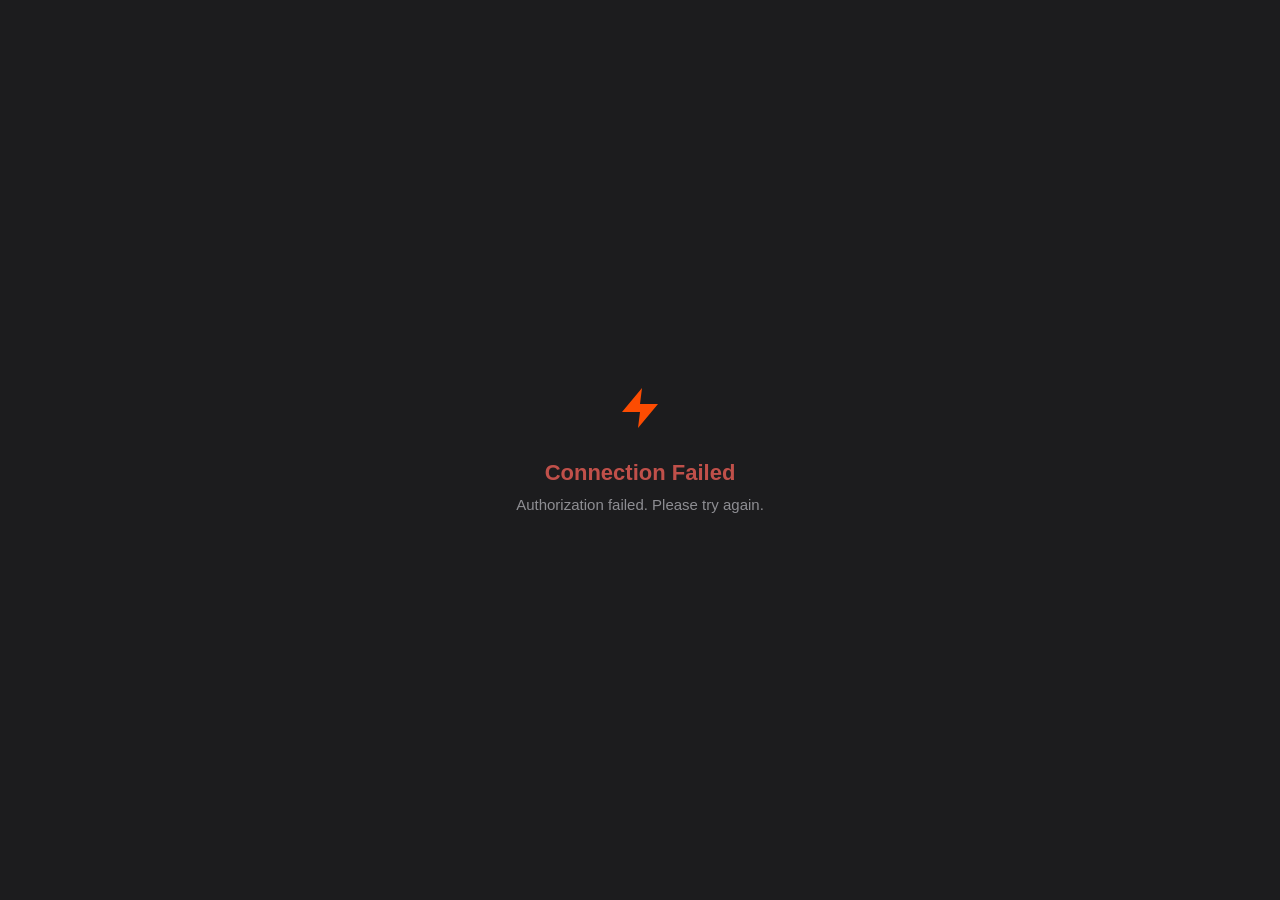
<file: strava-callback.html>
<!DOCTYPE html>
<html lang="en">
<head>
<meta charset="UTF-8">
<meta name="viewport" content="width=device-width,initial-scale=1">
<title>Connecting Strava…</title>
<style>
  *{box-sizing:border-box;margin:0;padding:0}
  body{display:flex;align-items:center;justify-content:center;min-height:100vh;background:#1c1c1e;color:#f2f2f7;font-family:-apple-system,BlinkMacSystemFont,'SF Pro Display',sans-serif;padding:24px}
  .wrap{text-align:center;max-width:320px}
  .icon{margin-bottom:24px}
  .title{font-size:22px;font-weight:700;margin-bottom:8px}
  .sub{font-size:15px;color:#8e8e93;line-height:1.5}
  .err{color:#c0504a}
  .spinner{width:40px;height:40px;border:3px solid rgba(252,76,2,.2);border-top-color:#FC4C02;border-radius:50%;animation:spin .8s linear infinite;margin:0 auto 20px}
  @keyframes spin{to{transform:rotate(360deg)}}
</style>
</head>
<body>
<div class="wrap" id="wrap">
  <div class="spinner" id="spinner"></div>
  <div class="title">Connecting Strava</div>
  <div class="sub">Completing authentication…</div>
</div>
<script>
(function(){
  var NETLIFY_BASE = 'https://theascensionprotocol.netlify.app';
  var APP_URL = 'https://elliotlozano.github.io/Ascension-Protocol/';

  var params = new URLSearchParams(window.location.search);
  var code = params.get('code');
  var error = params.get('error');

  if (error || !code) {
    showError(error === 'access_denied' ? 'Access denied. You can close this tab.' : 'Authorization failed. Please try again.');
    return;
  }

  fetch(NETLIFY_BASE + '/.netlify/functions/strava-auth', {
    method: 'POST',
    headers: { 'Content-Type': 'application/json' },
    body: JSON.stringify({ code: code })
  })
  .then(function(r){ return r.json(); })
  .then(function(data){
    if (data.error) { showError(data.error); return; }
    localStorage.setItem('ac_strava_tok',  data.access_token);
    localStorage.setItem('ac_strava_rtok', data.refresh_token);
    localStorage.setItem('ac_strava_exp',  String(data.expires_at));
    if (data.athlete) {
      localStorage.setItem('ac_strava_uid',  String(data.athlete.id));
      localStorage.setItem('ac_strava_name', (data.athlete.firstname || '') + ' ' + (data.athlete.lastname || '').trim());
    }
    window.location.href = APP_URL + '?strava_connected=true';
  })
  .catch(function(e){ showError('Connection error: ' + e.message); });

  function showError(msg) {
    document.getElementById('spinner').style.display = 'none';
    var wrap = document.getElementById('wrap');
    wrap.innerHTML = '<div class="icon"><svg viewBox="0 0 24 24" style="width:48px;height:48px"><path d="M13 2 L3 14 H12 L11 22 L21 10 H12 Z" fill="#FC4C02"/></svg></div>'
      + '<div class="title err">Connection Failed</div>'
      + '<div class="sub" style="margin-top:8px">' + msg + '</div>';
  }
})();
</script>
</body>
</html>
</file>
